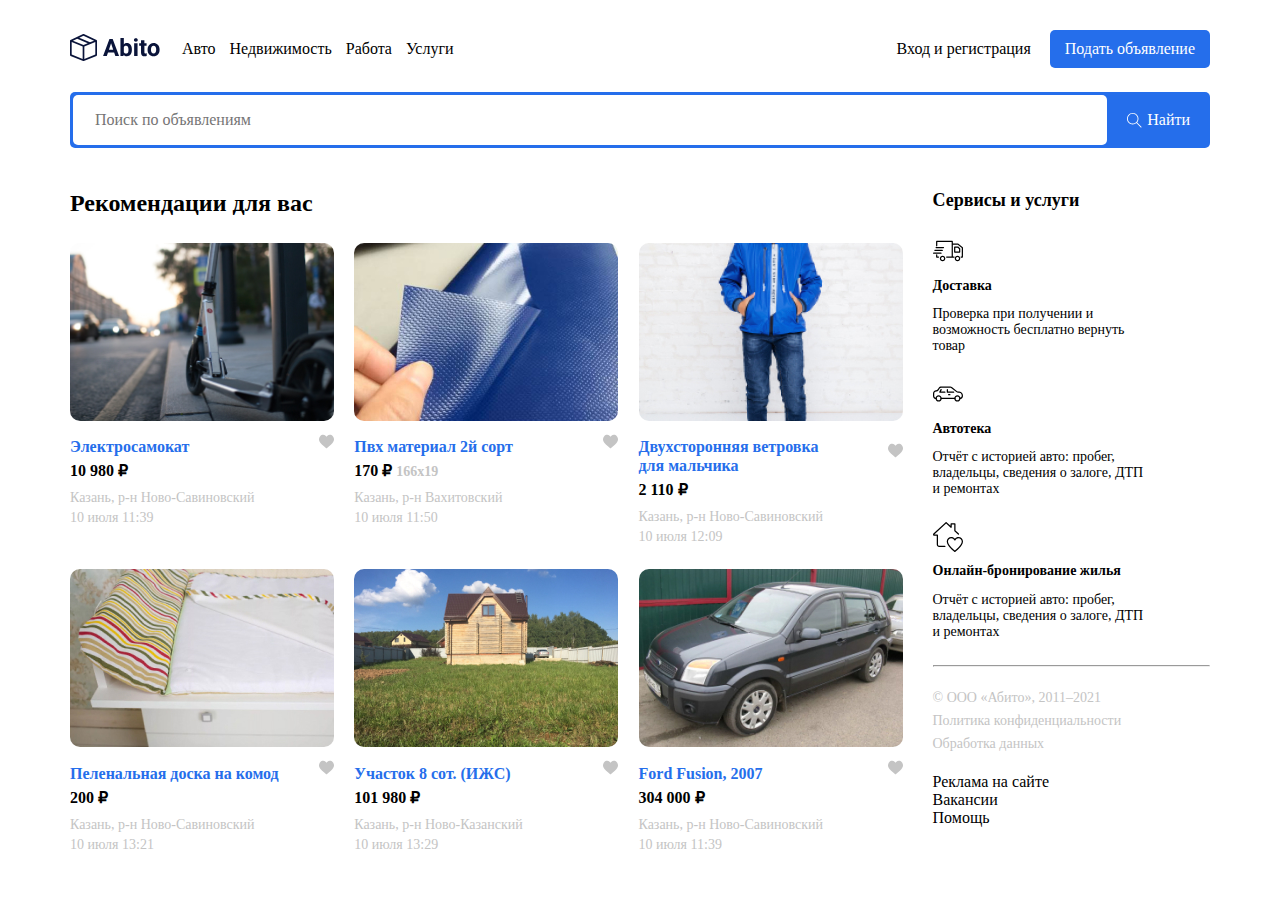
<file: index.html>
<!DOCTYPE html>
<html lang="en">

<head>
  <meta charset="UTF-8">
  <meta http-equiv="X-UA-Compatible" content="IE=edge">
  <meta name="viewport" content="width=device-width, initial-scale=1.0">
  <title>АвитоHtmlCss</title>
  <link rel="preconnect" href="https://fonts.googleapis.com">
  <link rel="preconnect" href="https://fonts.gstatic.com" crossorigin>
  <link href="https://fonts.googleapis.com/css2?family=Roboto:wght@400;700&display=swap" rel="stylesheet">
  <link rel="stylesheet" href="css/normalize.css">
  <link rel="stylesheet" href="css/style.css">
</head>

<body>
  <!-- шапка сайта -->
  <header class="header container">
    <div class="navbar">
      <a href="/index.html" class="logo"><img src="img/logo.svg" alt="img.logo"></a>
      <nav class="navbar-menu">
        <ul class="menu">
          <li class="menu-item">
            <a href="#" class="menu-link">Авто</a>
          </li>
          <li class="menu-item">
            <a href="#" class="menu-link">Недвижимость</a>
          </li>
          <li class="menu-item">
            <a href="#" class="menu-link">Работа</a>
          </li>
          <li class="menu-item">
            <a href="#" class="menu-link">Услуги</a>
          </li>
        </ul>
      </nav>
      <div class="button-group">
        <a href="" class="button button-link">Вход и регистрация</a>
        <a href="" class="button button-primary">Подать объявление</a>

      </div>
      <!-- button-group! -->


    </div>
    <!-- navbar ! -->
    <div class="search-panel">
      <input type="search" class="search-input" placeholder="Поиск по объявлениям" />
      <button class="search-button">
        <svg class="search-icon" width="15" height="15" viewBox="0 0 15 15" fill="none"
          xmlns="http://www.w3.org/2000/svg">
          <g clip-path="url(#clip0)">
            <path
              d="M14.6506 14.0012L10.0862 9.43675C10.9465 8.43352 11.4706 7.13293 11.4706 5.71058C11.4706 2.54822 8.89765 -0.0247192 5.7353 -0.0247192C4.20353 -0.0247192 2.76265 0.571751 1.67824 1.6544C0.595589 2.73793 -0.000881376 4.17881 9.77541e-07 5.71058C9.77541e-07 8.87293 2.57294 11.4459 5.7353 11.4459C7.15765 11.4459 8.45912 10.9218 9.46235 10.0615L14.0268 14.6259L14.6506 14.0012ZM5.7353 10.5635C3.06 10.5635 0.882354 8.38675 0.882354 5.71058C0.881472 4.41352 1.38618 3.19499 2.30294 2.2791C3.21882 1.36234 4.43824 0.857634 5.7353 0.857634C8.41059 0.857634 10.5882 3.0344 10.5882 5.71058C10.5882 8.38587 8.41059 10.5635 5.7353 10.5635Z"
              fill="white" />
          </g>
          <defs>
            <clipPath id="clip0">
              <rect width="15" height="15" fill="white" />
            </clipPath>
          </defs>
        </svg>

        <span class="search-button-text">Найти</span>

      </button>
    </div>
    <!-- search-panel ! -->
  </header>
  <!-- header ! -->
  <!-- конец шапка сайта -->
  <!-- Блок с обьявлениями -->
  <div class="page-content container">
    <main class="main">
      <h2 class="page-title">Рекомендации для вас</h2>
      <div class="cards">
        <div class="card">
          <a href="single.html" class="card-link"><img src="img/card-image1.jpg" alt="photo" class="card-image"></a>
          <div class="card-header">
            <a href="single.html" class="card-link">
              <h3 class="card-title">Электросамокат</h3>
              <!-- /.card-title -->
            </a>
            <buttin class="like">
              <img src="img/like.svg" alt="like">
            </buttin>
            <!-- /.like -->
          </div>
          <!-- /.card-header -->
          <strong class="card-prise">10 980 ₽
          </strong>
          <!-- /.card-prise -->
          <p class="card-text">Казань, р-н Ново-Савиновский</p>
          <p class="card-text">10 июля 11:39</p>

        </div>

        <!-- /.card1 -->
        <div class="card">
          <a href="single.html" class="card-link"><img src="img/card-image2.jpg" alt="photo" class="card-image"></a>
          <div class="card-header">
            <a href="single.html" class="card-link">
              <h3 class="card-title">Пвх материал 2й сорт</h3>
              <!-- /.card-title -->
            </a>
            <buttin class="like">
              <img src="img/like.svg" alt="like">
            </buttin>
            <!-- /.like -->
          </div>
          <!-- /.card-header -->
          <strong class="card-prise">170 ₽ <span class="card-text"> 166x19</span>
          </strong>
          <!-- /.card-prise -->
          <p class="card-text">Казань, р-н Вахитовский</p>
          <p class="card-text">10 июля 11:50</p>

        </div>
        <!-- /.card2 -->
        <div class="card">
          <a href="single.html" class="card-link"><img src="img/card-image3.jpg" alt="photo" class="card-image"></a>
          <div class="card-header">
            <a href="single.html" class="card-link">
              <h3 class="card-title">Двухсторонняя ветровка<br> для мальчика</h3>
              <!-- /.card-title -->
            </a>
            <buttin class="like">
              <img src="img/like.svg" alt="like">
            </buttin>
            <!-- /.like -->
          </div>
          <!-- /.card-header -->
          <strong class="card-prise">2 110 ₽
          </strong>
          <!-- /.card-prise -->
          <p class="card-text">Казань, р-н Ново-Савиновский</p>
          <p class="card-text">10 июля 12:09</p>

        </div>
        <!-- /.card3 -->
        <div class="card">
          <a href="single.html" class="card-link"><img src="img/card-image4.jpg" alt="photo" class="card-image"></a>
          <div class="card-header">
            <a href="single.html" class="card-link">
              <h3 class="card-title">Пеленальная доска на комод</h3>
              <!-- /.card-title -->
            </a>
            <buttin class="like">
              <img src="img/like.svg" alt="like">
            </buttin>
            <!-- /.like -->
          </div>
          <!-- /.card-header -->
          <strong class="card-prise">200 ₽
          </strong>
          <!-- /.card-prise -->
          <p class="card-text">Казань, р-н Ново-Савиновский</p>
          <p class="card-text">10 июля 13:21</p>

        </div>
        <!-- /.card4 -->
        <div class="card">
          <a href="single.html" class="card-link"><img src="img/card-image5.jpg" alt="photo" class="card-image"></a>
          <div class="card-header">
            <a href="single.html" class="card-link">
              <h3 class="card-title">Участок 8 сот. (ИЖС)</h3>
              <!-- /.card-title -->
            </a>
            <buttin class="like">
              <img src="img/like.svg" alt="like">
            </buttin>
            <!-- /.like -->
          </div>
          <!-- /.card-header -->
          <strong class="card-prise">101 980 ₽
          </strong>
          <!-- /.card-prise -->
          <p class="card-text">Казань, р-н Ново-Казанский</p>
          <p class="card-text">10 июля 13:29</p>

        </div>
        <!-- /.card5 -->
        <div class="card">
          <a href="single.html" class="card-link"><img src="img/card-image6.jpg" alt="photo" class="card-image"></a>
          <div class="card-header">
            <a href="single.html" class="card-link">
              <h3 class="card-title">Ford Fusion, 2007</h3>
              <!-- /.card-title -->
            </a>
            <buttin class="like">
              <img src="img/like.svg" alt="like">
            </buttin>
            <!-- /.like -->
          </div>
          <!-- /.card-header -->
          <strong class="card-prise">304 000 ₽
          </strong>
          <!-- /.card-prise -->
          <p class="card-text">Казань, р-н Ново-Савиновский</p>
          <p class="card-text">10 июля 11:39</p>

        </div>
        <!-- /.card6 -->
      </div>
      <!-- /.cards -->
    </main>
    <!-- /.main блок с обьявлениями-->
    <aside class="sidebar">
      <h4 class="page-title">Сервисы и услуги</h4>
      <!-- <div class="servises"> -->
      <div class="servis">
        <img src="img/shiping.svg" alt="icon">
        <h5 class="servis-title">Доставка</h5>
        <p class="servis-text">Проверка при получении и возможность бесплатно вернуть товар</p>
      </div>
      <div class="servis">
        <img src="img/avto-icon.svg" alt="icon">
        <h5 class="servis-title">Автотека</h5>
        <p class="servis-text">Отчёт с историей авто: пробег, владельцы, сведения о залоге, ДТП и ремонтах</p>
      </div>
      <div class="servis">
        <img src="img/home-icon.svg" alt="icon">
        <h5 class="servis-title">Онлайн-бронирование жилья</h5>
        <p class="servis-text">Отчёт с историей авто: пробег, владельцы, сведения о залоге, ДТП и ремонтах</p>
      </div>
      <!-- </div> -->
      <!-- /.servises -->
      <hr>
      <footer class="footer">
        <p class="footer-text">© ООО «Абито», 2011–2021</p>
        <ul class="footer-menu">
          <li class="footer-menu-item">
            <a href="" class="footer-text">Политика конфиденциальности</a>
          </li>
          <li class="footer-menu-item">
            <a href="" class="footer-text">Обработка данных</a>
          </li>

        </ul>
        <ul class="footer-menu">
          <li class="footer-menu-item">
            <a href="" class="footer-link">Реклама на сайте</a>
          </li>
          <li class="footer-menu-item">
            <a href="" class="footer-link">Вакансии</a>
          </li>
          <li class="footer-menu-item">
            <a href="" class="footer-link">Помощь</a>
          </li>

        </ul>
      </footer>
  </div>
  <!-- /.servis -->
  </aside>
  <!-- /.sidebar боковая навигацыя -->

  </div>
  <!-- /.page-content -->
</body>

</html>
</file>
<file: css/style.css>
.body {
  font-family: 'Roboto',
    sans-serif;
  font-size: 14px;
  background: #FFFFFF;
  color: #0A143A;
}

.container {
  max-width: 1140px;
  margin: auto;
}

.header {
  padding-top: 30px;
  padding-bottom: 30px;
  margin-bottom: 12px;
}

.navbar {
  display: flex;
  align-items: center;
  justify-content: space-between;
  margin-bottom: 24px;
}

.navbar-menu {
  margin-right: auto;
}

.menu {
  list-style: none;
  margin: 0;
  padding-left: 22px;
  padding-right: 22px;
  display: flex;
}

.menu-item:not(:last-child) {
  margin-right: 14px;
}

.menu-link {
  text-decoration: none;
  color: inherit;
}

.button {
  text-decoration: none;
  display: inline-block;
  padding: 10px 15px;
  cursor: pointer;
}

.button-link {
  color: inherit;
}

.button-primary {
  background-color: #256EEB;
  color: #fff;
  border-radius: 5px;
}

.search-panel {
  height: 50px;
  background: #256EEB;
  border-radius: 5px;
  display: flex;
  padding: 3px;
}

.search-input {
  flex-grow: 1;
  background: #FFFFFF;
  border-radius: 5px;
  border: none;
  padding-left: 22px;
  padding-right: 22px;
}

.search-button {
  background: #256EEB;
  border: none;
  color: #fff;
  padding-left: 20px;
  padding-right: 17px;
  display: flex;
  align-items: center;
}

.search-button-text {
  margin-left: 5px;
}

.page-content {
  display: grid;
  grid-template-columns: 9fr 3fr;
  grid-column-gap: 30px;
}

.card-image {
  border-radius: 10px;
  width: 264px;
  height: 178px;
  object-fit: cover;
}

.cards {
  display: flex;
  flex-wrap: wrap;
  justify-content: space-between;
}

.card {
  margin-bottom: 20px;
}

.card:not(:nth-child(3n)) {
  margin-right: 20px;
}

.card-title {
  font-size: 16px;
  line-height: 19px;
  color: #256EEB;
  margin-top: 12px;
  margin-bottom: 5px;
}

.card-header {
  display: flex;
  justify-content: space-between;
  align-items: center;
}

.like {
  background-color: #fff;
  border: none;
  cursor: pointer;
  margin-left: 15px;
}

.card-link {
  text-decoration: none;
}

.card-prise {
  font-size: 16px;
  line-height: 19px;
  margin-bottom: 10px;
  display: block;
}

.card-text {
  font-size: 14px;
  line-height: 16px;
  color: #C4C4C4;
  margin-bottom: 4px;
  margin-top: 0;
}

.sidebar .page-title {
  font-size: 18px;
  line-height: 21px;
}

.servis {
  margin-bottom: 25px;
}

.servis-title {
  font-weight: bold;
  font-size: 14px;
  line-height: 16px;
  /* color: #0A143A; */
  margin-top: 7px;
  max-block-size: 5px;
}

.servis-text {
  font-size: 14px;
  line-height: 16px;
  max-width: 217px;
}

hr {
  font-weight: bold;
  font-size: 18px;
  line-height: 21px;
}

.footer-text {
  display: inline-block;
  font-size: 14px;
  line-height: 16px;
  color: #C4C4C4;
  margin-bottom: 5px;
  text-decoration: none;
}

.footer-menu {
  margin: 0;
  padding: 0;
  list-style: none;
  margin-bottom: 16px;
}

.footer-link {
  color: inherit;
  text-decoration: none;
  display: inline-block;
}

.main-single {
  display: flex;
  align-items: flex-start;
}

.content {
  max-width: 460px;
  margin-right: 30px;
}

.swiper-container {
  width: 100%;
  height: 370px;
  margin-left: auto;
  margin-right: auto;
}

.swiper-slide {
  background-size: cover;
  background-position: center;
}

.mySwiper2 {
  height: 80%;
  width: 100%;
  border-radius: 10px;
}

.mySwiper {
  height: 20%;
  box-sizing: border-box;
  padding: 10px 0;
}

.mySwiper .swiper-slide {
  width: 25%;
  height: 100%;
  opacity: 0.4;
  border-radius: 10px;
}

.mySwiper .swiper-slide-thumb-active {
  opacity: 1;
}

.swiper-slide img {
  display: block;
  width: 100%;
  height: 100%;
  object-fit: cover;
  border-radius: 3px;
}

.content-text {
  font-size: 14px;
  line-height: 140%;
  color: #0A143A;
}

.singl-prise {
  font-weight: bold;
  font-size: 24px;
  line-height: 28px;
  display: block;
}

.page-title {
  margin-top: 0;
  margin-bottom: 25px;
}

.autor {
  min-width: 264px;
}

.autor-wrapper {
  display: flex;
  align-items: center;
  justify-content: space-between;
  margin-top: 25px;
  margin-bottom: 30px;
}

.autor-avatar {
  width: 50px;
  height: 50px;
  object-fit: cover;
  border-radius: 50%;
}

.autor-name {
  font-weight: bold;
  font-size: 14px;
  line-height: 16px;
  display: block;
  margin-bottom: 4px;
}

.rating {
  margin-bottom: 5px;
}

.rting-caunter {
  margin-left: 10px;
  opacity: 0.5;
  margin-right: 5px;
}

.autor-status {
  font-size: 12px;
  line-height: 14px;
}

.button-block {
  display: block;
  width: 100%;
  height: 54px;
  margin-bottom: 14px;
  border: none;
  border-radius: 5px;
}

.button-success {
  background: #14B4BE;
  border-radius: 5px;
  color: #fff;

}
</file>
